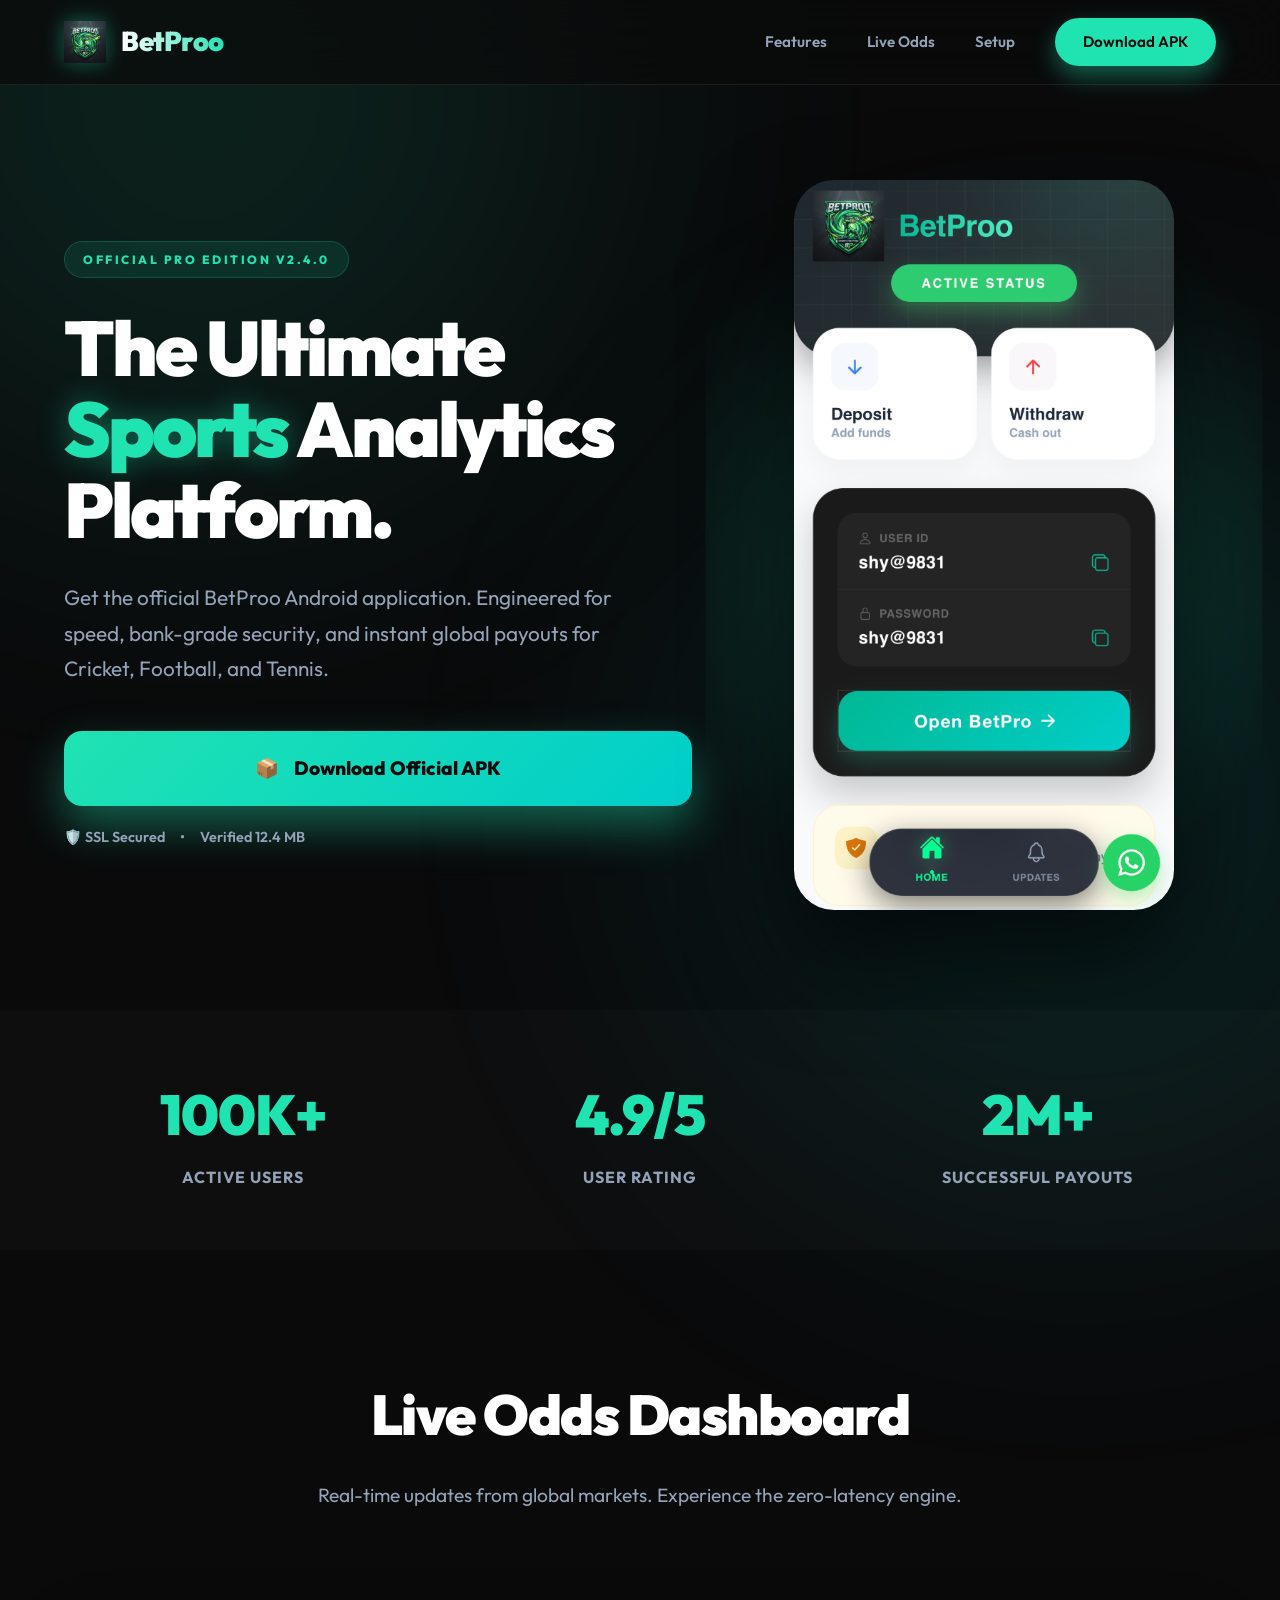
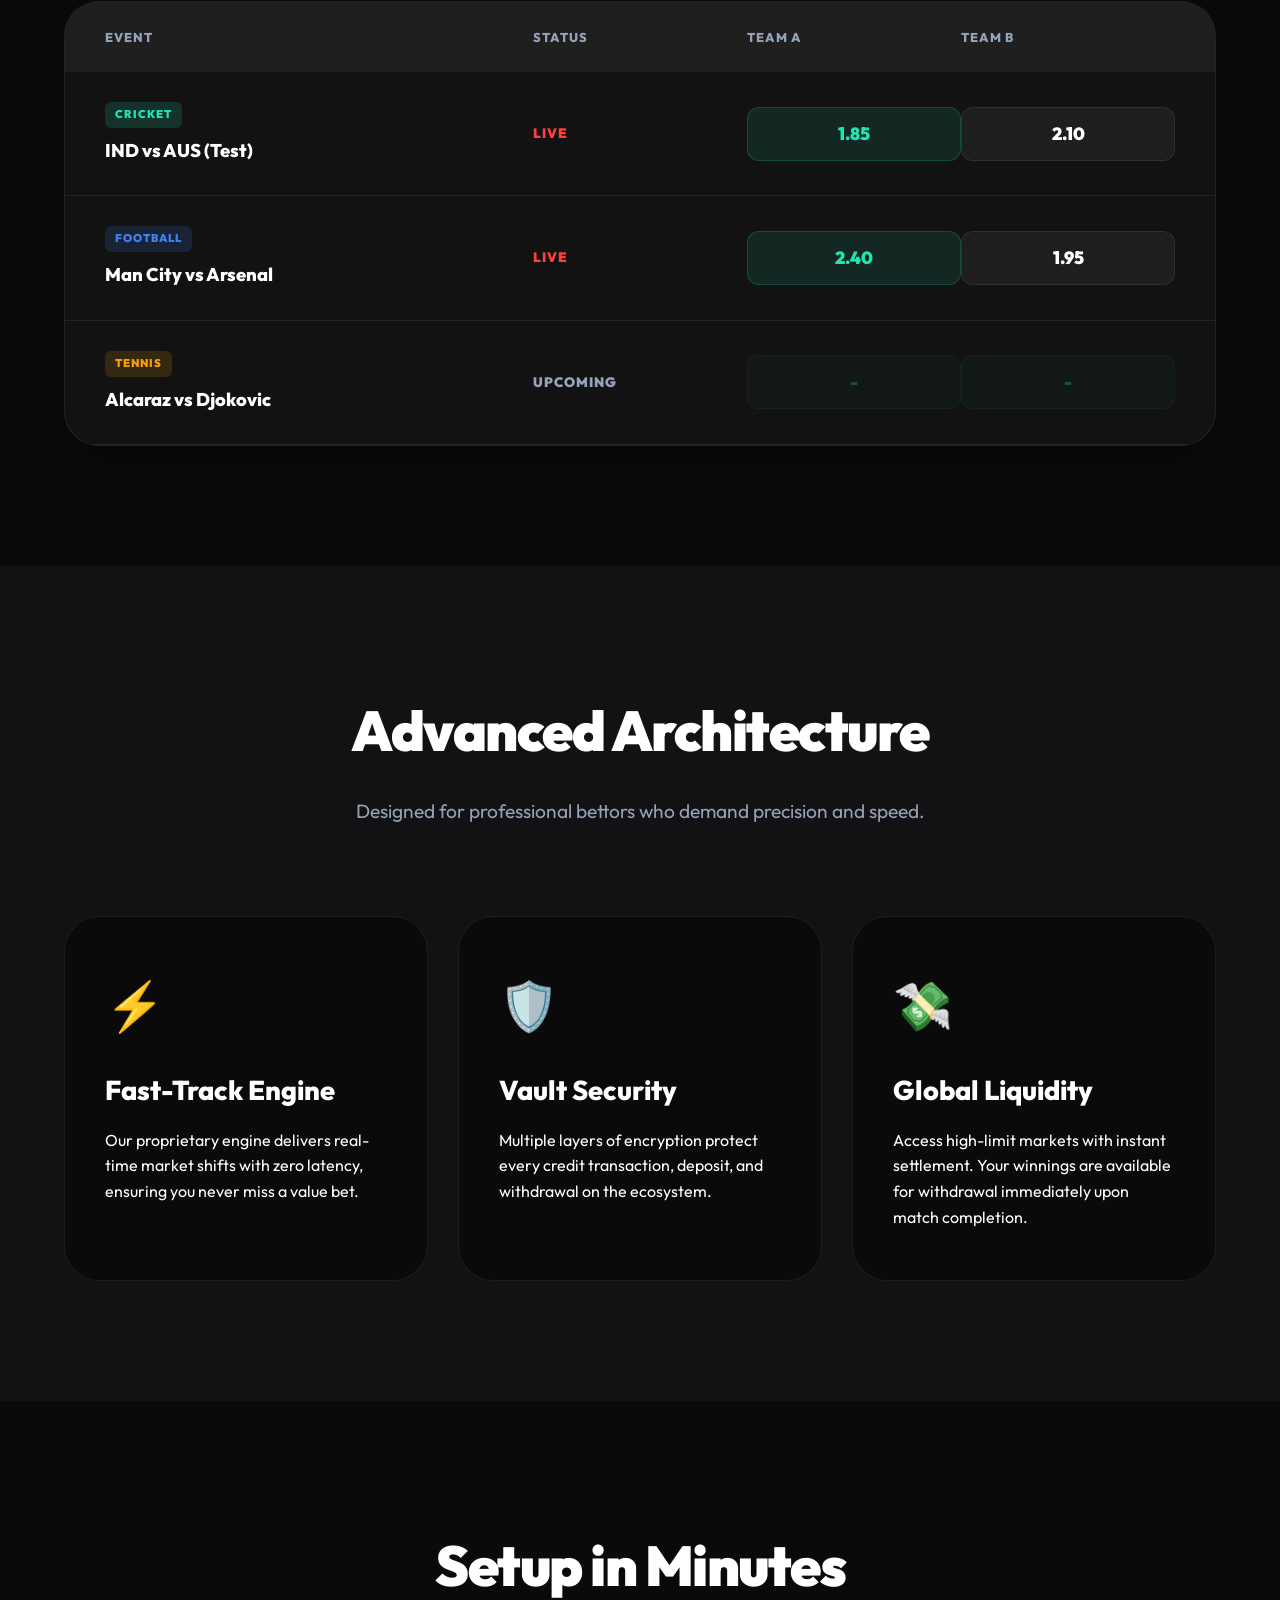
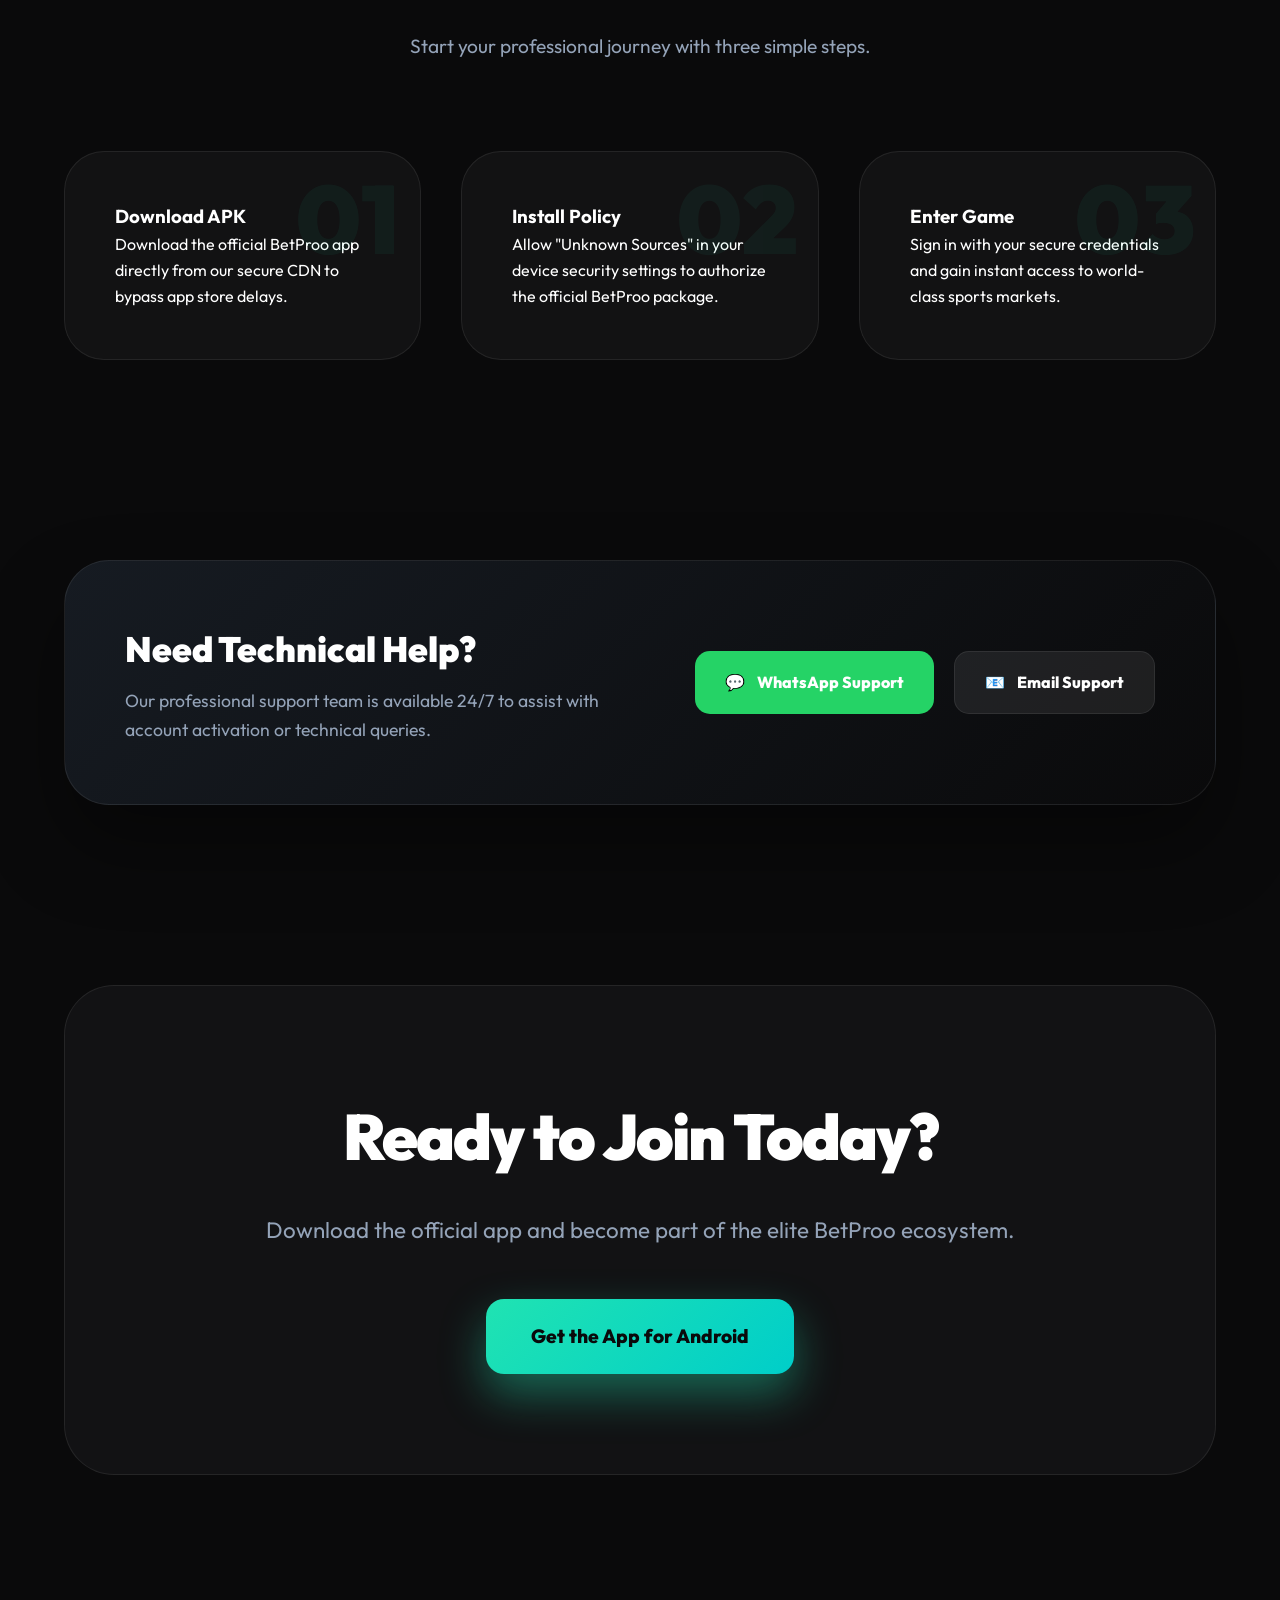
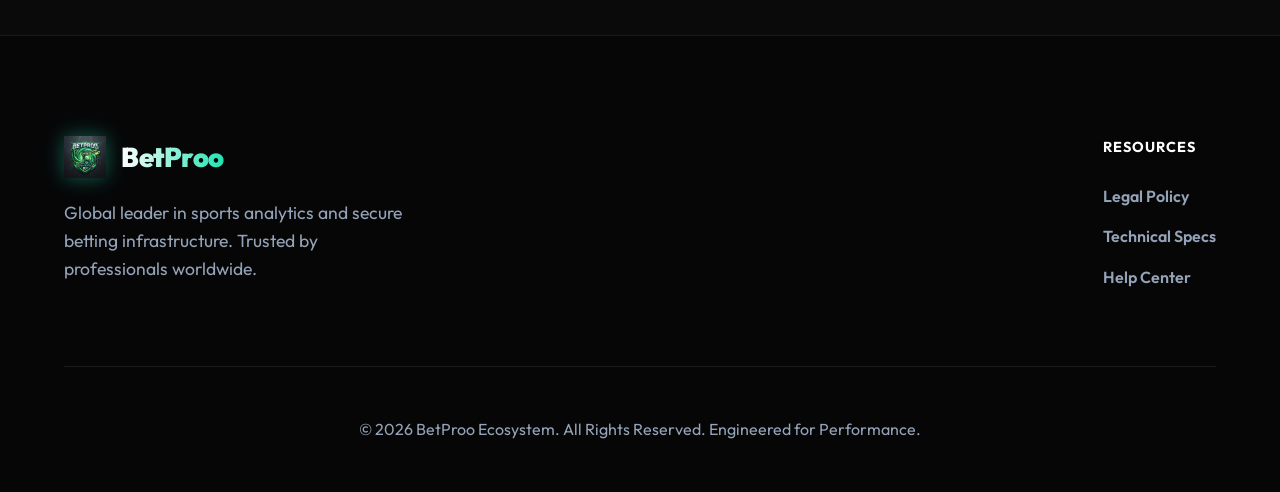
<file: pub/index.html>
<!DOCTYPE html>
<html lang="en">

<head>
    <meta charset="UTF-8">
    <meta name="viewport" content="width=device-width, initial-scale=1.0">
    <title>BetProo | Official Premium Sports Analytics</title>
    <meta name="description"
        content="BetProo - The ultimate sports analytics and betting platform. Real-time odds, instant payouts, and a secure experience for Cricket, Football, and more.">
    <!-- Favicon -->
    <link rel="icon" type="image/png" href="applogo.png">
    <link rel="stylesheet" href="styles.css">
</head>

<body>
    <!-- Background Elements -->
    <div class="orb" id="orb-1"></div>
    <div class="orb" id="orb-2"></div>

    <header class="navbar" id="navbar">
        <div class="container">
            <a href="#" class="logo">
                <img src="logo.png" alt="BetProo Logo" class="logo-img">
                <span class="logo-text">BetProo</span>
            </a>
            <nav class="nav-links">
                <a href="#features">Features</a>
                <a href="#live-markets">Live Odds</a>
                <a href="#how-it-works">Setup</a>
                <a href="betproo-app.apk" class="nav-btn">Download APK</a>
            </nav>
        </div>
    </header>

    <main>
        <!-- Hero Section -->
        <section class="hero">
            <div class="container">
                <div class="hero-content">
                    <div class="badge reveal-on-scroll">Official Pro Edition v2.4.0</div>
                    <h1 class="reveal-on-scroll">The Ultimate <span class="accent">Sports</span> Analytics Platform.
                    </h1>
                    <p class="hero-subtitle reveal-on-scroll">Get the official BetProo Android application. Engineered
                        for speed, bank-grade security, and instant global payouts for Cricket, Football, and Tennis.
                    </p>

                    <div class="cta-group reveal-on-scroll">
                        <a href="betproo-app.apk" class="btn btn-primary">
                            <span>📦</span>
                            Download Official APK
                        </a>
                        <div class="btn-meta">
                            <span>🛡️ SSL Secured</span>
                            <span>•</span>
                            <span>Verified 12.4 MB</span>
                        </div>
                    </div>
                </div>

                <div class="hero-visual reveal-on-scroll">
                    <div class="mockup-wrapper">
                        <img src="app-mockup.png" alt="BetProo App Preview" class="main-mockup">
                        <div class="mockup-glow-effect"></div>
                    </div>
                </div>
            </div>
        </section>

        <!-- Trust Stats -->
        <section class="trust-stats">
            <div class="container">
                <div class="stats-grid">
                    <div class="stat-item reveal-on-scroll">
                        <span class="stat-value">100K+</span>
                        <span class="stat-label">Active Users</span>
                    </div>
                    <div class="stat-item reveal-on-scroll">
                        <span class="stat-value">4.9/5</span>
                        <span class="stat-label">User Rating</span>
                    </div>
                    <div class="stat-item reveal-on-scroll">
                        <span class="stat-value">2M+</span>
                        <span class="stat-label">Successful Payouts</span>
                    </div>
                </div>
            </div>
        </section>

        <!-- Live Markets Preview -->
        <section id="live-markets" class="live-markets">
            <div class="container">
                <div class="section-header reveal-on-scroll">
                    <h2>Live <span class="accent">Odds</span> Dashboard</h2>
                    <p>Real-time updates from global markets. Experience the zero-latency engine.</p>
                </div>

                <div class="market-table-glass reveal-on-scroll">
                    <div class="table-header">
                        <span>Event</span>
                        <span>Status</span>
                        <span>Team A</span>
                        <span>Team B</span>
                    </div>
                    <div class="market-row">
                        <div class="event-info">
                            <span class="sport-tag cricket">Cricket</span>
                            <span class="match-name">IND vs AUS (Test)</span>
                        </div>
                        <div class="match-status live">LIVE</div>
                        <div class="odds-btn">1.85</div>
                        <div class="odds-btn secondary">2.10</div>
                    </div>
                    <div class="market-row">
                        <div class="event-info">
                            <span class="sport-tag football">Football</span>
                            <span class="match-name">Man City vs Arsenal</span>
                        </div>
                        <div class="match-status live">LIVE</div>
                        <div class="odds-btn">2.40</div>
                        <div class="odds-btn secondary">1.95</div>
                    </div>
                    <div class="market-row">
                        <div class="event-info">
                            <span class="sport-tag tennis">Tennis</span>
                            <span class="match-name">Alcaraz vs Djokovic</span>
                        </div>
                        <div class="match-status upcoming">UPCOMING</div>
                        <div class="odds-btn disabled">-</div>
                        <div class="odds-btn disabled">-</div>
                    </div>
                </div>
            </div>
        </section>

        <!-- Features -->
        <section id="features" class="features">
            <div class="container">
                <div class="section-header reveal-on-scroll">
                    <h2>Advanced <span class="accent">Architecture</span></h2>
                    <p>Designed for professional bettors who demand precision and speed.</p>
                </div>

                <div class="features-grid">
                    <div class="feature-card reveal-on-scroll">
                        <div class="feature-icon text-accent">⚡</div>
                        <h3>Fast-Track Engine</h3>
                        <p>Our proprietary engine delivers real-time market shifts with zero latency, ensuring you never
                            miss a value bet.</p>
                    </div>

                    <div class="feature-card reveal-on-scroll">
                        <div class="feature-icon text-accent">🛡️</div>
                        <h3>Vault Security</h3>
                        <p>Multiple layers of encryption protect every credit transaction, deposit, and withdrawal on
                            the ecosystem.</p>
                    </div>

                    <div class="feature-card reveal-on-scroll">
                        <div class="feature-icon text-accent">💸</div>
                        <h3>Global Liquidity</h3>
                        <p>Access high-limit markets with instant settlement. Your winnings are available for withdrawal
                            immediately upon match completion.</p>
                    </div>
                </div>
            </div>
        </section>

        <!-- How it Works -->
        <section id="how-it-works" class="how-it-works">
            <div class="container">
                <div class="section-header reveal-on-scroll">
                    <h2>Setup in <span class="accent">Minutes</span></h2>
                    <p>Start your professional journey with three simple steps.</p>
                </div>

                <div class="steps-grid">
                    <div class="step-card reveal-on-scroll">
                        <div class="step-num">01</div>
                        <h3>Download APK</h3>
                        <p>Download the official BetProo app directly from our secure CDN to bypass app store delays.
                        </p>
                    </div>

                    <div class="step-card reveal-on-scroll">
                        <div class="step-num">02</div>
                        <h3>Install Policy</h3>
                        <p>Allow "Unknown Sources" in your device security settings to authorize the official BetProo
                            package.</p>
                    </div>

                    <div class="step-card reveal-on-scroll">
                        <div class="step-num">03</div>
                        <h3>Enter Game</h3>
                        <p>Sign in with your secure credentials and gain instant access to world-class sports markets.
                        </p>
                    </div>
                </div>
            </div>
        </section>

        <!-- Contact Support -->
        <section class="contact-support">
            <div class="container">
                <div class="support-box reveal-on-scroll">
                    <div class="support-content">
                        <h3>Need Technical Help?</h3>
                        <p>Our professional support team is available 24/7 to assist with account activation or
                            technical queries.</p>
                    </div>
                    <div class="support-actions">
                        <a href="https://wa.me/1231231231231" class="support-btn whatsapp">
                            <span>💬</span> WhatsApp Support
                        </a>
                        <a href="mailto:support@betproo.com" class="support-btn email">
                            <span>📧</span> Email Support
                        </a>
                    </div>
                </div>
            </div>
        </section>

        <!-- Final CTA -->
        <section class="cta-final">
            <div class="container">
                <div class="cta-box reveal-on-scroll">
                    <h2>Ready to Join Today?</h2>
                    <p>Download the official app and become part of the elite BetProo ecosystem.</p>
                    <a href="betproo-app.apk" class="btn btn-primary">Get the App for Android</a>
                </div>
            </div>
        </section>
    </main>

    <footer>
        <div class="container">
            <div class="footer-content">
                <div class="footer-brand">
                    <a href="#" class="logo">
                        <img src="logo.png" alt="BetProo" class="logo-img">
                        <span class="logo-text">BetProo</span>
                    </a>
                    <p>Global leader in sports analytics and secure betting infrastructure. Trusted by professionals
                        worldwide.</p>
                </div>

                <div class="footer-links">
                    <h4>Resources</h4>
                    <a href="privacypolicy.html">Legal Policy</a>
                    <a href="#">Technical Specs</a>
                    <a href="#">Help Center</a>
                </div>
            </div>

            <div class="footer-bottom">
                &copy; 2026 BetProo Ecosystem. All Rights Reserved. Engineered for Performance.
            </div>
        </div>
    </footer>

    <script>
        // Navbar shadow on scroll
        window.addEventListener('scroll', () => {
            const nav = document.getElementById('navbar');
            if (window.scrollY > 50) {
                nav.classList.add('scrolled');
            } else {
                nav.classList.remove('scrolled');
            }
        });

        // Intersection Observer for Scroll Reveals
        const observerOptions = {
            threshold: 0.1,
            rootMargin: '0px 0px -50px 0px'
        };

        const observer = new IntersectionObserver((entries) => {
            entries.forEach(entry => {
                if (entry.isIntersecting) {
                    entry.target.classList.add('visible');
                    observer.unobserve(entry.target);
                }
            });
        }, observerOptions);

        document.querySelectorAll('.reveal-on-scroll').forEach(el => {
            observer.observe(el);
        });
    </script>
</body>

</html>
</file>
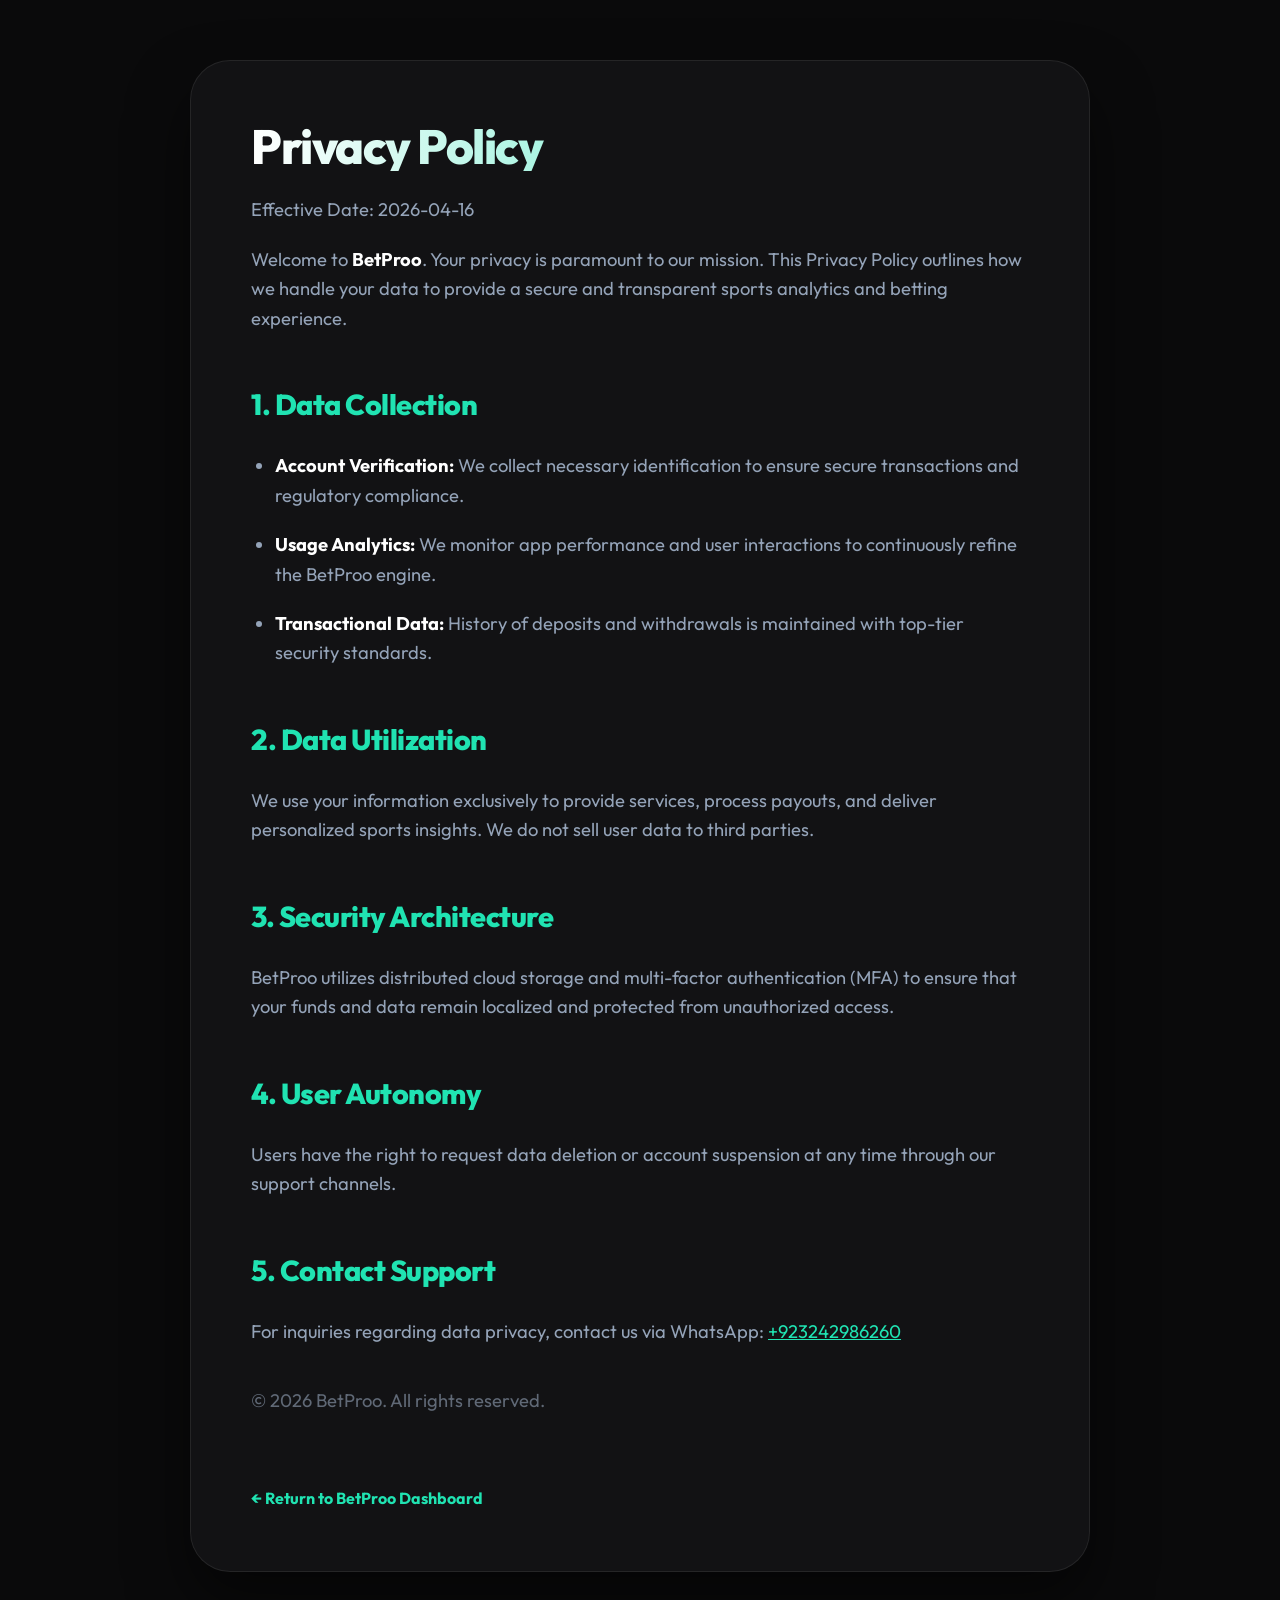
<file: pub/privacypolicy.html>
<!DOCTYPE html>
<html lang="en">

<head>
    <meta charset="UTF-8">
    <meta name="viewport" content="width=device-width, initial-scale=1.0">
    <title>Privacy Policy | BetProo</title>
    <!-- Google Fonts -->
    <link rel="preconnect" href="https://fonts.googleapis.com">
    <link rel="preconnect" href="https://fonts.gstatic.com" crossorigin>
    <link
        href="https://fonts.googleapis.com/css2?family=Outfit:wght@300;400;600;800&family=Plus+Jakarta+Sans:wght@400;700&display=swap"
        rel="stylesheet">
    <link rel="stylesheet" href="styles.css">
    <style>
        body {
            background-color: var(--bg-dark);
            color: var(--text-main);
            padding: 60px 24px;
            line-height: 1.6;
        }

        .privacy-container {
            max-width: 900px;
            margin: 0 auto;
            padding: 60px;
            background: var(--bg-surface);
            border-radius: 40px;
            border: 1px solid var(--glass-border);
            box-shadow: 0 30px 60px rgba(0, 0, 0, 0.5);
            backdrop-filter: blur(20px);
        }

        h1,
        h2 {
            font-family: var(--font-main);
            color: var(--primary);
            margin-bottom: 24px;
            font-weight: 800;
        }

        h1 {
            font-size: 3rem;
            letter-spacing: -1.5px;
            background: linear-gradient(to right, #fff, var(--primary));
            -webkit-background-clip: text;
            -webkit-text-fill-color: transparent;
        }

        h2 {
            font-size: 1.8rem;
            margin-top: 48px;
            letter-spacing: -0.5px;
        }

        p,
        li {
            color: var(--text-muted);
            font-size: 1.15rem;
            margin-bottom: 20px;
        }

        strong {
            color: #fff;
        }

        ul {
            padding-left: 24px;
            margin-bottom: 30px;
        }

        .back-link {
            display: inline-flex;
            align-items: center;
            gap: 10px;
            margin-top: 50px;
            color: var(--primary);
            text-decoration: none;
            font-weight: 700;
            font-size: 1rem;
            transition: 0.3s;
        }

        .back-link:hover {
            transform: translateX(-5px);
            text-decoration: underline;
        }
    </style>
</head>

<body>
    <div class="privacy-container">
        <h1>Privacy Policy</h1>
        <p>Effective Date: 2026-04-16</p>
        <p>Welcome to <strong>BetProo</strong>. Your privacy is paramount to our mission. This Privacy Policy outlines
            how we handle your data to provide a secure and transparent sports analytics and betting experience.</p>

        <h2>1. Data Collection</h2>
        <ul>
            <li><strong>Account Verification:</strong> We collect necessary identification to ensure secure transactions
                and regulatory compliance.</li>
            <li><strong>Usage Analytics:</strong> We monitor app performance and user interactions to continuously
                refine the BetProo engine.</li>
            <li><strong>Transactional Data:</strong> History of deposits and withdrawals is maintained with top-tier
                security standards.</li>
        </ul>

        <h2>2. Data Utilization</h2>
        <p>We use your information exclusively to provide services, process payouts, and deliver personalized sports
            insights. We do not sell user data to third parties.</p>

        <h2>3. Security Architecture</h2>
        <p>BetProo utilizes distributed cloud storage and multi-factor authentication (MFA) to ensure that your funds
            and data remain localized and protected from unauthorized access.</p>

        <h2>4. User Autonomy</h2>
        <p>Users have the right to request data deletion or account suspension at any time through our support channels.
        </p>

        <h2>5. Contact Support</h2>
        <p>For inquiries regarding data privacy, contact us via WhatsApp: <a href="https://wa.me/1231231231231"
                style="color: var(--primary);">+923242986260</a></p>

        <p style="margin-top:40px; opacity:0.6;">&copy; 2026 BetProo. All rights reserved.</p>
        <a href="index.html" class="back-link">&larr; Return to BetProo Dashboard</a>
    </div>
</body>

</html>
</file>
<file: pub/styles.css>
/* BetProo Premium Design System - Phase 2 Revisions */
@import url('https://fonts.googleapis.com/css2?family=Outfit:wght@300;400;600;700;800;900&display=swap');

:root {
    --primary: #20e3b2;
    --primary-glow: rgba(32, 227, 178, 0.4);
    --bg-dark: #0a0a0b;
    --bg-surface: #121214;
    --text-main: #ffffff;
    --text-muted: #94a3b8;
    --glass: rgba(255, 255, 255, 0.035);
    --glass-border: rgba(255, 255, 255, 0.08);
    --font-main: 'Outfit', sans-serif;
    --transition: all 0.5s cubic-bezier(0.165, 0.84, 0.44, 1);
}

* {
    margin: 0;
    padding: 0;
    box-sizing: border-box;
    -webkit-font-smoothing: antialiased;
}

html {
    scroll-behavior: smooth;
    overflow-x: hidden;
}

body {
    background-color: var(--bg-dark);
    color: var(--text-main);
    font-family: var(--font-main);
    line-height: 1.6;
    overflow-x: hidden;
}

.container {
    width: 100%;
    max-width: 1200px;
    margin: 0 auto;
    padding: 0 24px;
}

/* Background Orbs */
.orb {
    position: fixed;
    width: 800px;
    height: 800px;
    border-radius: 50%;
    filter: blur(140px);
    z-index: -1;
    opacity: 0.1;
    pointer-events: none;
}

#orb-1 { top: -300px; left: -200px; background: var(--primary); animation: pulseOrb 15s infinite alternate; }
#orb-2 { bottom: -300px; right: -200px; background: #00cec9; animation: pulseOrb 20s infinite alternate-reverse; }

@keyframes pulseOrb {
    0% { transform: scale(1) translate(0, 0); }
    100% { transform: scale(1.15) translate(40px, 40px); }
}

/* Navbar */
.navbar {
    height: 85px;
    display: flex;
    align-items: center;
    position: fixed;
    top: 0;
    left: 0;
    width: 100%;
    z-index: 1000;
    background: rgba(10, 10, 11, 0.7);
    backdrop-filter: blur(30px);
    -webkit-backdrop-filter: blur(30px);
    border-bottom: 1px solid var(--glass-border);
    transition: var(--transition);
}

.navbar.scrolled {
    height: 70px;
    background: rgba(10, 10, 11, 0.9);
}

.navbar .container { display: flex; justify-content: space-between; align-items: center; }

.logo { display: flex; align-items: center; gap: 15px; text-decoration: none; }
.logo-img { width: 42px; height: 42px; filter: drop-shadow(0 0 10px var(--primary-glow)); }
.logo-text { font-size: 1.7rem; font-weight: 900; letter-spacing: -0.5px; color: #fff; background: linear-gradient(to right, #fff, var(--primary)); -webkit-background-clip: text; -webkit-text-fill-color: transparent; }

.nav-links { display: flex; align-items: center; gap: 40px; }
.nav-links a { color: var(--text-muted); text-decoration: none; font-weight: 600; font-size: 0.95rem; transition: var(--transition); }
.nav-links a:not(.nav-btn):hover { color: var(--primary); transform: translateY(-2px); }

.nav-btn {
    background: var(--primary);
    color: var(--bg-dark) !important;
    padding: 12px 28px;
    border-radius: 50px;
    font-weight: 800;
    box-shadow: 0 10px 25px var(--primary-glow);
}

.nav-btn:hover { transform: translateY(-3px) scale(1.05); box-shadow: 0 15px 35px var(--primary-glow); }

/* Hero Section */
.hero { padding: 180px 0 100px; }
.hero .container { display: grid; grid-template-columns: 1.15fr 0.85fr; gap: 60px; align-items: center; }

.badge {
    display: inline-flex;
    padding: 8px 18px;
    background: rgba(32, 227, 178, 0.1);
    border: 1px solid rgba(32, 227, 178, 0.2);
    border-radius: 40px;
    font-size: 0.75rem;
    font-weight: 800;
    color: var(--primary);
    margin-bottom: 30px;
    text-transform: uppercase;
    letter-spacing: 2.5px;
}

h1 { font-size: 4.8rem; line-height: 1.05; font-weight: 950; margin-bottom: 30px; letter-spacing: -3px; }
h1 .accent { color: var(--primary); text-shadow: 0 0 30px var(--primary-glow); }

.hero-subtitle { font-size: 1.3rem; color: var(--text-muted); margin-bottom: 45px; max-width: 600px; font-weight: 400; line-height: 1.7; }

.cta-group { display: flex; flex-direction: column; gap: 20px; }
.btn { display: inline-flex; align-items: center; justify-content: center; gap: 15px; padding: 22px 45px; border-radius: 18px; font-size: 1.2rem; font-weight: 800; text-decoration: none; transition: var(--transition); border: none; }
.btn-primary { background: linear-gradient(135deg, var(--primary) 0%, #00cec9 100%); color: var(--bg-dark); box-shadow: 0 20px 45px var(--primary-glow); }
.btn-primary:hover { transform: translateY(-5px) scale(1.02); box-shadow: 0 30px 60px var(--primary-glow); }

.btn-meta { font-size: 0.9rem; color: var(--text-muted); font-weight: 600; display: flex; gap: 15px; }

/* Mockup Wrapper */
.mockup-wrapper { position: relative; width: 100%; display: flex; justify-content: center; }
.main-mockup {
    width: 100%;
    max-width: 380px;
    height: auto;
    border-radius: 40px;
    box-shadow: 0 50px 100px rgba(0,0,0,0.6);
    position: relative;
    z-index: 2;
    animation: float 6s ease-in-out infinite;
}

.mockup-glow-effect {
    position: absolute;
    width: 120%;
    height: 120%;
    background: radial-gradient(circle, var(--primary-glow) 0%, transparent 70%);
    top: 50%;
    left: 50%;
    transform: translate(-50%, -50%);
    z-index: 1;
    pointer-events: none;
    opacity: 0.6;
}

@keyframes float {
    0%, 100% { transform: translateY(0); }
    50% { transform: translateY(-20px); }
}

/* Trust Stats */
.trust-stats { padding: 60px 0; background: rgba(255,255,255,0.02); }
.stats-grid { display: grid; grid-template-columns: repeat(3, 1fr); gap: 40px; text-align: center; }
.stat-item { display: flex; flex-direction: column; gap: 5px; }
.stat-value { font-size: 3.5rem; font-weight: 900; color: var(--primary); letter-spacing: -1px; }
.stat-label { font-size: 1rem; color: var(--text-muted); font-weight: 700; text-transform: uppercase; letter-spacing: 1px; }

/* Live Markets Dashboard */
.live-markets { padding: 120px 0; }
.market-table-glass {
    background: var(--glass);
    border: 1px solid var(--glass-border);
    border-radius: 35px;
    overflow: hidden;
    backdrop-filter: blur(20px);
    box-shadow: 0 30px 60px rgba(0,0,0,0.3);
}

.table-header {
    display: grid;
    grid-template-columns: 2fr 1fr 1fr 1fr;
    padding: 25px 40px;
    background: rgba(255,255,255,0.05);
    font-weight: 800;
    text-transform: uppercase;
    font-size: 0.8rem;
    letter-spacing: 1px;
    color: var(--text-muted);
}

.market-row {
    display: grid;
    grid-template-columns: 2fr 1fr 1fr 1fr;
    padding: 30px 40px;
    align-items: center;
    border-bottom: 1px solid var(--glass-border);
    transition: var(--transition);
}

.market-row:hover { background: rgba(255,255,255,0.03); }

.event-info { display: flex; flex-direction: column; gap: 8px; }
.sport-tag { font-size: 0.7rem; font-weight: 900; text-transform: uppercase; letter-spacing: 1px; padding: 4px 10px; border-radius: 6px; width: fit-content; }
.sport-tag.cricket { background: rgba(32, 227, 178, 0.15); color: var(--primary); }
.sport-tag.football { background: rgba(59, 130, 246, 0.15); color: #3b82f6; }
.sport-tag.tennis { background: rgba(245, 158, 11, 0.15); color: #f59e0b; }
.match-name { font-size: 1.15rem; font-weight: 800; }

.match-status { font-weight: 900; font-size: 0.85rem; letter-spacing: 1px; }
.match-status.live { color: #ff3e3e; animation: blink 1.5s infinite; }
.match-status.upcoming { color: var(--text-muted); }

@keyframes blink { 50% { opacity: 0.5; } }

.odds-btn {
    background: rgba(32, 227, 178, 0.1);
    color: var(--primary);
    padding: 12px;
    border-radius: 12px;
    text-align: center;
    font-weight: 900;
    font-size: 1.1rem;
    border: 1px solid rgba(32, 227, 178, 0.2);
    cursor: pointer;
    transition: 0.3s;
}

.odds-btn:hover { background: var(--primary); color: var(--bg-dark); }
.odds-btn.secondary { background: rgba(255,255,255,0.05); color: #fff; border-color: var(--glass-border); }
.odds-btn.disabled { opacity: 0.3; cursor: default; }

/* Features & Steps Re-integration */
.features { padding: 120px 0; background: var(--bg-surface); }
.section-header { text-align: center; margin-bottom: 90px; }
.section-header h2 { font-size: 3.5rem; font-weight: 900; margin-bottom: 20px; letter-spacing: -1.5px; }
.section-header p { color: var(--text-muted); font-size: 1.2rem; max-width: 700px; margin: 0 auto; }

.features-grid { display: grid; grid-template-columns: repeat(auto-fit, minmax(320px, 1fr)); gap: 30px; }
.feature-card { background: var(--bg-dark); padding: 50px 40px; border-radius: 35px; border: 1px solid var(--glass-border); transition: var(--transition); }
.feature-card:hover { transform: translateY(-10px); border-color: var(--primary); box-shadow: 0 20px 50px rgba(0,0,0,0.5); }
.feature-icon { font-size: 3rem; margin-bottom: 25px; }
.feature-card h3 { font-size: 1.7rem; font-weight: 800; margin-bottom: 15px; }

.how-it-works { padding: 120px 0; }
.steps-grid { display: grid; grid-template-columns: repeat(auto-fit, minmax(300px, 1fr)); gap: 40px; }
.step-card { background: var(--glass); padding: 50px; border-radius: 40px; border: 1px solid var(--glass-border); position: relative; overflow: hidden; }
.step-num { font-size: 6rem; font-weight: 900; color: var(--primary); opacity: 0.05; position: absolute; top: -10px; right: 20px; }

/* Contact Support */
.contact-support { padding: 80px 0; }
.support-box {
    background: linear-gradient(135deg, #161b22 0%, #0a0a0b 100%);
    padding: 60px;
    border-radius: 45px;
    border: 1px solid var(--glass-border);
    display: flex;
    justify-content: space-between;
    align-items: center;
    box-shadow: 0 40px 80px rgba(0,0,0,0.4);
}

.support-content h3 { font-size: 2.2rem; font-weight: 900; margin-bottom: 10px; }
.support-content p { color: var(--text-muted); font-size: 1.1rem; max-width: 500px; }

.support-actions { display: flex; gap: 20px; }
.support-btn {
    padding: 18px 30px;
    border-radius: 15px;
    text-decoration: none;
    font-weight: 800;
    display: flex;
    align-items: center;
    gap: 12px;
    transition: 0.3s;
}

.support-btn.whatsapp { background: #25d366; color: #fff; }
.support-btn.email { background: rgba(255,255,255,0.08); color: #fff; border: 1px solid var(--glass-border); }
.support-btn:hover { transform: translateY(-3px); box-shadow: 0 10px 20px rgba(0,0,0,0.2); }

/* --- Final CTA --- */
.cta-final { padding: 100px 0 160px; }
.cta-box { background: #121214; padding: 100px 60px; border-radius: 50px; text-align: center; border: 1px solid var(--glass-border); }
.cta-box h2 { font-size: 4rem; font-weight: 950; margin-bottom: 25px; letter-spacing: -2px; }
.cta-box p { font-size: 1.4rem; color: var(--text-muted); margin-bottom: 50px; }

/* Footer */
footer { padding: 100px 0 50px; border-top: 1px solid var(--glass-border); background: #060607; }
.footer-content { display: flex; justify-content: space-between; margin-bottom: 60px; }
.footer-brand { max-width: 350px; }
.footer-brand p { color: var(--text-muted); font-size: 1.1rem; margin-top: 20px; }
.footer-links h4 { margin-bottom: 25px; color: #fff; text-transform: uppercase; font-size: 0.9rem; letter-spacing: 1px; }
.footer-links a { display: block; color: var(--text-muted); text-decoration: none; margin-bottom: 15px; transition: 0.3s; font-weight: 600; }
.footer-links a:hover { color: var(--primary); transform: translateX(5px); }
.footer-bottom { text-align: center; color: var(--text-muted); padding-top: 50px; border-top: 1px solid var(--glass-border); }

/* Scroll Reveals */
.reveal-on-scroll { opacity: 0; transform: translateY(50px); transition: var(--transition); }
.reveal-on-scroll.visible { opacity: 1; transform: translateY(0); }

/* Responsive */
@media (max-width: 1024px) {
    h1 { font-size: 3.5rem; }
    .hero .container { grid-template-columns: 1fr; text-align: center; }
    .hero-subtitle { margin: 0 auto 40px; }
    .cta-group { align-items: center; }
    .stats-grid { grid-template-columns: 1fr; gap: 30px; }
    .support-box { flex-direction: column; text-align: center; gap: 40px; }
    .support-actions { width: 100%; justify-content: center; }
    .table-header { display: none; }
    .market-row { grid-template-columns: 1fr 1fr; gap: 20px; padding: 25px; }
    .event-info { grid-column: span 2; }
}
</file>
